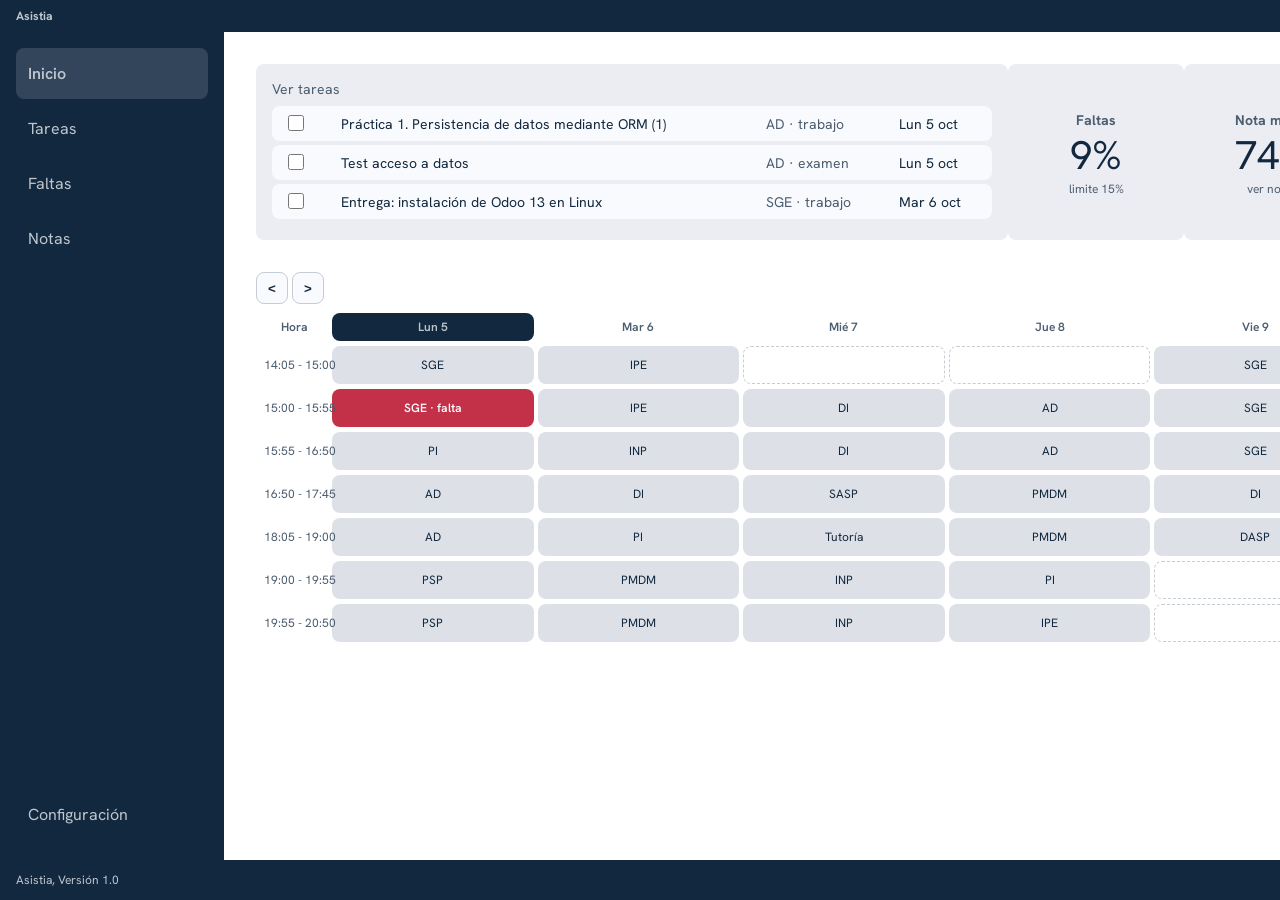
<file: index.html>
<!doctype html>
<html lang="es">
    <head>
        <meta charset="UTF-8" />
        <meta name="viewport" content="width=device-width, initial-scale=1.0" />
        <title>Asistia</title>
        <link rel="preconnect" href="https://fonts.googleapis.com" />
        <link rel="preconnect" href="https://fonts.gstatic.com" crossorigin />
        <link
            href="https://fonts.googleapis.com/css2?family=Hanken+Grotesk:ital,wght@0,100..900;1,100..900&display=swap"
            rel="stylesheet"
        />
        <link rel="stylesheet" href="css/styles.css" />
    </head>

    <body>
        <!-- Cabecera -->
        <header class="cabecera">
            <h1>Asistia</h1>
            <p>Agenda, faltas y notas de tu curso en un solo sitio.</p>
        </header>

        <!-- Menú -->
        <aside class="menu">
            <nav>
                <h2>Menú</h2>
                <ul>
                    <li><a href="#dashboard" aria-current="page">Inicio</a></li>
                    <li><a href="#tareas">Tareas</a></li>
                    <li><a href="#faltas">Faltas</a></li>
                    <li><a href="#notas">Notas</a></li>
                    <li><a href="#configuracion">Configuración</a></li>
                </ul>
            </nav>
        </aside>

        <!-- Contenido principal -->
        <main class="contenido">
            <!-- Panel principal -->
            <section id="dashboard">
                <h2>Panel principal</h2>
                <p>Consulta tu horario semanal, tus próximas entregas y cómo va tu curso de un vistazo.</p>

                <!-- Resumen -->
                <section id="resumen">
                    <div>
                        <h3>Resumen</h3>
                        <article class="proxTareas">
                            <div>
                                <h3>Próximas Tareas</h3>
                                <a href="#tareas">Ver tareas</a>
                            </div>
                            <table>
                                <thead>
                                    <tr>
                                        <th>Estado</th>
                                        <th>Tarea</th>
                                        <th>Módulo</th>
                                        <th>Fecha</th>
                                    </tr>
                                </thead>
                                <tbody>
                                    <tr>
                                        <td>
                                            <input type="checkbox" id="tarea-1" />
                                        </td>
                                        <td>
                                            <label for="tarea-1">
                                                Práctica 1. Persistencia de datos mediante ORM (1)
                                            </label>
                                        </td>
                                        <td>AD · trabajo</td>
                                        <td><time datetime="2026-10-05">Lun 5 oct</time></td>
                                    </tr>
                                    <tr>
                                        <td>
                                            <input type="checkbox" id="tarea-2" />
                                        </td>
                                        <td>
                                            <label for="tarea-2">Test acceso a datos</label>
                                        </td>
                                        <td>AD · examen</td>
                                        <td><time datetime="2026-10-05">Lun 5 oct</time></td>
                                    </tr>
                                    <tr>
                                        <td>
                                            <input type="checkbox" id="tarea-3" />
                                        </td>
                                        <td><label for="tarea-3">Entrega: instalación de Odoo 13 en Linux</label></td>
                                        <td>SGE · trabajo</td>
                                        <td><time datetime="2026-10-06">Mar 6 oct</time></td>
                                    </tr>
                                </tbody>
                            </table>
                        </article>
                        <article class="tarFaltas">
                            <h4>Faltas</h4>
                            <p class="digito">9%</p>
                            <p class="limite">limite 15%</p>
                        </article>
                        <article class="resumNotas">
                            <h4>Nota media</h4>
                            <p class="digito">74%</p>
                            <a href="#notas">ver notas</a>
                        </article>
                    </div>
                    <article class="horario">
                        <h4>Horario</h4>
                        <table>
                            <caption>
                                <div class="horario-cabecera">
                                    <div class="horario-navegacion">
                                        <button type="button" aria-label="Semana anterior">&lt;</button>
                                        <button type="button" aria-label="Semana siguiente">&gt;</button>
                                    </div>
                                    <h3>Semana del 5 al 9 de octubre</h3>
                                    <button class="horario-hoy" type="button">Hoy</button>
                                </div>
                            </caption>
                            <thead>
                                <tr>
                                    <th>Hora</th>
                                    <th>Lun 5</th>
                                    <th>Mar 6</th>
                                    <th>Mié 7</th>
                                    <th>Jue 8</th>
                                    <th>Vie 9</th>
                                </tr>
                            </thead>
                            <tbody>
                                <tr>
                                    <th>14:05 - 15:00</th>
                                    <td>SGE</td>
                                    <td>IPE</td>
                                    <td></td>
                                    <td></td>
                                    <td>SGE</td>
                                </tr>
                                <tr>
                                    <th>15:00 - 15:55</th>
                                    <td class="falta">SGE · falta</td>
                                    <td>IPE</td>
                                    <td>DI</td>
                                    <td>AD</td>
                                    <td>SGE</td>
                                </tr>
                                <tr>
                                    <th>15:55 - 16:50</th>
                                    <td>PI</td>
                                    <td>INP</td>
                                    <td>DI</td>
                                    <td>AD</td>
                                    <td>SGE</td>
                                </tr>
                                <tr>
                                    <th>16:50 - 17:45</th>
                                    <td>AD</td>
                                    <td>DI</td>
                                    <td>SASP</td>
                                    <td>PMDM</td>
                                    <td>DI</td>
                                </tr>
                                <tr>
                                    <th>18:05 - 19:00</th>
                                    <td>AD</td>
                                    <td>PI</td>
                                    <td>Tutoría</td>
                                    <td>PMDM</td>
                                    <td>DASP</td>
                                </tr>
                                <tr>
                                    <th>19:00 - 19:55</th>
                                    <td>PSP</td>
                                    <td>PMDM</td>
                                    <td>INP</td>
                                    <td>PI</td>
                                    <td></td>
                                </tr>
                                <tr>
                                    <th>19:55 - 20:50</th>
                                    <td>PSP</td>
                                    <td>PMDM</td>
                                    <td>INP</td>
                                    <td>IPE</td>
                                    <td></td>
                                </tr>
                            </tbody>
                        </table>
                    </article>
                </section>
            </section>

            <!-- Próximas tareas -->
            <section></section>
        </main>

        <footer class="pie">
            <p>Asistia, Versión 1.0</p>
        </footer>
    </body>
</html>
</file>
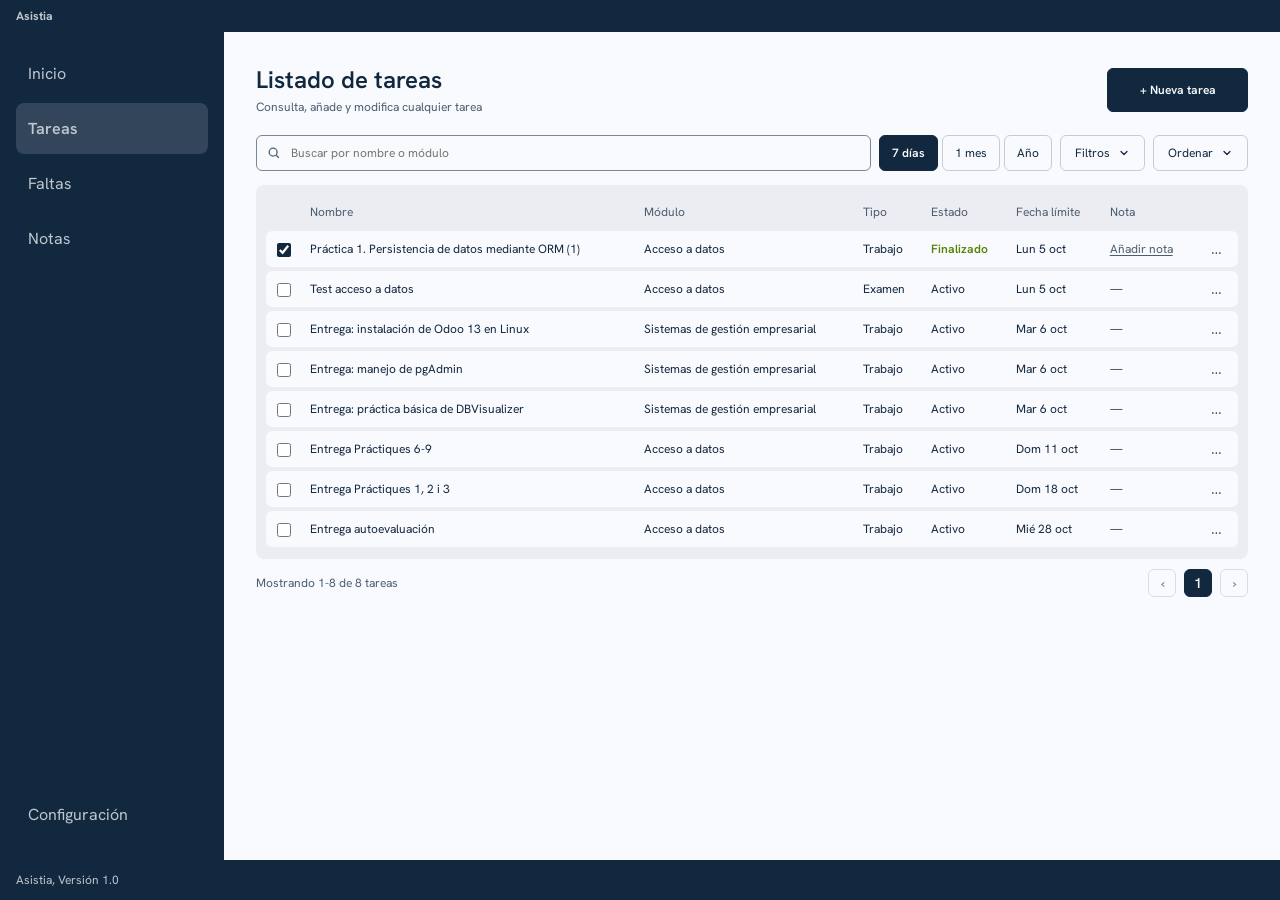
<file: pages/tareas.html>
<!doctype html>
<html lang="es">
    <head>
        <meta charset="UTF-8" />
        <meta name="viewport" content="width=device-width, initial-scale=1.0" />
        <meta name="description" content="Consulta y organiza tus tareas y exámenes en Asistia." />
        <title>Listado de tareas | Asistia</title>
        <link rel="preconnect" href="https://fonts.googleapis.com" />
        <link rel="preconnect" href="https://fonts.gstatic.com" crossorigin />
        <link
            href="https://fonts.googleapis.com/css2?family=Hanken+Grotesk:ital,wght@0,100..900;1,100..900&display=swap"
            rel="stylesheet"
        />
        <link rel="stylesheet" href="../css/styles.css" />
        <link rel="stylesheet" href="../css/pages/tareas.css" />
    </head>

    <body class="vista-tareas">
        <!-- Cabecera común de la aplicación -->
        <header class="cabecera">
            <h1>Asistia</h1>
            <p>Agenda, faltas y notas de tu curso en un solo sitio.</p>
        </header>

        <!-- Navegación compartida; aria-current señala la página abierta -->
        <aside class="menu">
            <nav aria-label="Navegación principal">
                <h2>Menú</h2>
                <ul>
                    <li><a href="../index.html">Inicio</a></li>
                    <li><a href="tareas.html" aria-current="page">Tareas</a></li>
                    <li><a href="#faltas">Faltas</a></li>
                    <li><a href="#notas">Notas</a></li>
                    <li><a href="#configuracion">Configuración</a></li>
                </ul>
            </nav>
        </aside>

        <!-- Controles y tabla del listado; sus acciones se conectarán más adelante -->
        <main class="contenido contenido--tareas">
            <section class="listado-tareas" aria-labelledby="titulo-tareas">
                <header class="tareas-cabecera">
                    <div>
                        <h2 id="titulo-tareas">Listado de tareas</h2>
                        <p>Consulta, añade y modifica cualquier tarea</p>
                    </div>
                    <div class="tareas-acciones">
                        <button
                            class="boton boton--secundario boton--restablecer"
                            type="button"
                            data-clear-controls
                            data-label-filters="Borrar filtros"
                            data-label-sort="Restablecer orden"
                            data-label-both="Borrar filtros y orden"
                            aria-label="Borrar filtros y orden"
                            hidden
                        >
                            Borrar filtros y orden
                        </button>
                        <button class="boton boton--principal" type="button">+ Nueva tarea</button>
                    </div>
                </header>

                <form class="tareas-herramientas" role="search">
                    <label class="busqueda-tareas">
                        <span class="texto-oculto">Buscar por nombre o módulo</span>
                        <svg aria-hidden="true" viewBox="0 0 16 16" focusable="false">
                            <circle cx="7" cy="7" r="4.5"></circle>
                            <path d="m10.5 10.5 3 3"></path>
                        </svg>
                        <input type="search" placeholder="Buscar por nombre o módulo" />
                    </label>

                    <div class="periodos-tareas" role="group" aria-label="Periodo">
                        <button class="boton-periodo activo" type="button" aria-pressed="true">7 días</button>
                        <button class="boton-periodo" type="button" aria-pressed="false">1 mes</button>
                        <button class="boton-periodo" type="button" aria-pressed="false">Año</button>
                    </div>

                    <details class="desplegable-tareas">
                        <summary class="boton boton--secundario">
                            <span>Filtros</span>
                            <svg aria-hidden="true" viewBox="0 0 12 12" focusable="false">
                                <path d="m3 4.5 3 3 3-3"></path>
                            </svg>
                        </summary>
                        <div class="panel-desplegable panel-filtros">
                            <fieldset>
                                <legend>Tipo de tarea</legend>
                                <label><input type="checkbox" name="tipo" value="trabajo" /> Trabajo</label>
                                <label><input type="checkbox" name="tipo" value="examen" /> Examen</label>
                            </fieldset>
                            <fieldset>
                                <legend>Estado</legend>
                                <label><input type="checkbox" name="estado" value="activo" /> Activo</label>
                                <label><input type="checkbox" name="estado" value="finalizado" /> Finalizado</label>
                            </fieldset>
                        </div>
                    </details>
                    <details class="desplegable-tareas">
                        <summary class="boton boton--secundario">
                            <span>Ordenar</span>
                            <svg aria-hidden="true" viewBox="0 0 12 12" focusable="false">
                                <path d="m3 4.5 3 3 3-3"></path>
                            </svg>
                        </summary>
                        <div class="panel-desplegable panel-ordenar">
                            <fieldset>
                                <legend>Ordenar por</legend>
                                <label><input type="radio" name="orden" value="fecha" checked /> Fecha límite</label>
                                <label><input type="radio" name="orden" value="nombre" /> Nombre</label>
                                <label><input type="radio" name="orden" value="modulo" /> Módulo</label>
                            </fieldset>
                            <fieldset>
                                <legend>Dirección</legend>
                                <label><input type="radio" name="direccion" value="ascendente" checked /> Ascendente</label>
                                <label><input type="radio" name="direccion" value="descendente" /> Descendente</label>
                            </fieldset>
                        </div>
                    </details>
                </form>

                <!-- La tabla mantiene juntas las tareas, su estado y sus fechas -->
                <div class="tabla-tareas-contenedor">
                    <table class="tabla-tareas">
                        <thead>
                            <tr>
                                <th class="columna-seleccion"><span class="texto-oculto">Completada</span></th>
                                <th scope="col">Nombre</th>
                                <th scope="col">Módulo</th>
                                <th scope="col">Tipo</th>
                                <th scope="col">Estado</th>
                                <th scope="col">Fecha límite</th>
                                <th scope="col">Nota</th>
                                <th class="columna-acciones"><span class="texto-oculto">Acciones</span></th>
                            </tr>
                        </thead>
                        <tbody>
                            <tr>
                                <td class="celda-seleccion">
                                    <input
                                        type="checkbox"
                                        checked
                                        aria-label="Marcar práctica 1 como pendiente"
                                    />
                                </td>
                                <td>Práctica 1. Persistencia de datos mediante ORM (1)</td>
                                <td>Acceso a datos</td>
                                <td>Trabajo</td>
                                <td><span class="estado estado--finalizado">Finalizado</span></td>
                                <td><time datetime="2026-10-05">Lun 5 oct</time></td>
                                <td><button class="accion-nota" type="button">Añadir nota</button></td>
                                <td class="celda-acciones">
                                    <details class="menu-acciones">
                                        <summary class="boton-acciones" aria-label="Acciones para Práctica 1">…</summary>
                                        <div class="opciones-acciones">
                                            <button type="button">Editar</button>
                                            <button class="accion-borrar" type="button">Borrar</button>
                                        </div>
                                    </details>
                                </td>
                            </tr>
                            <tr>
                                <td class="celda-seleccion">
                                    <input
                                        type="checkbox"
                                        aria-label="Marcar como completada: Test acceso a datos"
                                    />
                                </td>
                                <td>Test acceso a datos</td>
                                <td>Acceso a datos</td>
                                <td>Examen</td>
                                <td><span class="estado">Activo</span></td>
                                <td><time datetime="2026-10-05">Lun 5 oct</time></td>
                                <td>—</td>
                                <td class="celda-acciones">
                                    <details class="menu-acciones">
                                        <summary class="boton-acciones" aria-label="Acciones para Test acceso a datos">
                                            …
                                        </summary>
                                        <div class="opciones-acciones">
                                            <button type="button">Editar</button>
                                            <button class="accion-borrar" type="button">Borrar</button>
                                        </div>
                                    </details>
                                </td>
                            </tr>
                            <tr>
                                <td class="celda-seleccion">
                                    <input
                                        type="checkbox"
                                        aria-label="Marcar como completada: Entrega instalación de Odoo 13 en Linux"
                                    />
                                </td>
                                <td>Entrega: instalación de Odoo 13 en Linux</td>
                                <td>Sistemas de gestión empresarial</td>
                                <td>Trabajo</td>
                                <td><span class="estado">Activo</span></td>
                                <td><time datetime="2026-10-06">Mar 6 oct</time></td>
                                <td>—</td>
                                <td class="celda-acciones">
                                    <details class="menu-acciones">
                                        <summary class="boton-acciones" aria-label="Acciones para instalación de Odoo">
                                            …
                                        </summary>
                                        <div class="opciones-acciones">
                                            <button type="button">Editar</button>
                                            <button class="accion-borrar" type="button">Borrar</button>
                                        </div>
                                    </details>
                                </td>
                            </tr>
                            <tr>
                                <td class="celda-seleccion">
                                    <input
                                        type="checkbox"
                                        aria-label="Marcar como completada: Entrega manejo de pgAdmin"
                                    />
                                </td>
                                <td>Entrega: manejo de pgAdmin</td>
                                <td>Sistemas de gestión empresarial</td>
                                <td>Trabajo</td>
                                <td><span class="estado">Activo</span></td>
                                <td><time datetime="2026-10-06">Mar 6 oct</time></td>
                                <td>—</td>
                                <td class="celda-acciones">
                                    <details class="menu-acciones">
                                        <summary class="boton-acciones" aria-label="Acciones para manejo de pgAdmin">
                                            …
                                        </summary>
                                        <div class="opciones-acciones">
                                            <button type="button">Editar</button>
                                            <button class="accion-borrar" type="button">Borrar</button>
                                        </div>
                                    </details>
                                </td>
                            </tr>
                            <tr>
                                <td class="celda-seleccion">
                                    <input
                                        type="checkbox"
                                        aria-label="Marcar como completada: Entrega práctica básica de DBVisualizer"
                                    />
                                </td>
                                <td>Entrega: práctica básica de DBVisualizer</td>
                                <td>Sistemas de gestión empresarial</td>
                                <td>Trabajo</td>
                                <td><span class="estado">Activo</span></td>
                                <td><time datetime="2026-10-06">Mar 6 oct</time></td>
                                <td>—</td>
                                <td class="celda-acciones">
                                    <details class="menu-acciones">
                                        <summary
                                            class="boton-acciones"
                                            aria-label="Acciones para práctica de DBVisualizer"
                                        >
                                            …
                                        </summary>
                                        <div class="opciones-acciones">
                                            <button type="button">Editar</button>
                                            <button class="accion-borrar" type="button">Borrar</button>
                                        </div>
                                    </details>
                                </td>
                            </tr>
                            <tr>
                                <td class="celda-seleccion">
                                    <input
                                        type="checkbox"
                                        aria-label="Marcar entrega Práctiques 6-9 como completada"
                                    />
                                </td>
                                <td>Entrega Práctiques 6-9</td>
                                <td>Acceso a datos</td>
                                <td>Trabajo</td>
                                <td><span class="estado">Activo</span></td>
                                <td><time datetime="2026-10-11">Dom 11 oct</time></td>
                                <td>—</td>
                                <td class="celda-acciones">
                                    <details class="menu-acciones">
                                        <summary class="boton-acciones" aria-label="Acciones para Práctiques 6-9">…</summary>
                                        <div class="opciones-acciones">
                                            <button type="button">Editar</button>
                                            <button class="accion-borrar" type="button">Borrar</button>
                                        </div>
                                    </details>
                                </td>
                            </tr>
                            <tr>
                                <td class="celda-seleccion">
                                    <input
                                        type="checkbox"
                                        aria-label="Marcar entrega Práctiques 1, 2 i 3 como completada"
                                    />
                                </td>
                                <td>Entrega Práctiques 1, 2 i 3</td>
                                <td>Acceso a datos</td>
                                <td>Trabajo</td>
                                <td><span class="estado">Activo</span></td>
                                <td><time datetime="2026-10-18">Dom 18 oct</time></td>
                                <td>—</td>
                                <td class="celda-acciones">
                                    <details class="menu-acciones">
                                        <summary
                                            class="boton-acciones"
                                            aria-label="Acciones para Práctiques 1, 2 i 3"
                                        >
                                            …
                                        </summary>
                                        <div class="opciones-acciones">
                                            <button type="button">Editar</button>
                                            <button class="accion-borrar" type="button">Borrar</button>
                                        </div>
                                    </details>
                                </td>
                            </tr>
                            <tr>
                                <td class="celda-seleccion">
                                    <input
                                        type="checkbox"
                                        aria-label="Marcar entrega autoevaluación como completada"
                                    />
                                </td>
                                <td>Entrega autoevaluación</td>
                                <td>Acceso a datos</td>
                                <td>Trabajo</td>
                                <td><span class="estado">Activo</span></td>
                                <td><time datetime="2026-10-28">Mié 28 oct</time></td>
                                <td>—</td>
                                <td class="celda-acciones">
                                    <details class="menu-acciones">
                                        <summary class="boton-acciones" aria-label="Acciones para autoevaluación">…</summary>
                                        <div class="opciones-acciones">
                                            <button type="button">Editar</button>
                                            <button class="accion-borrar" type="button">Borrar</button>
                                        </div>
                                    </details>
                                </td>
                            </tr>
                        </tbody>
                    </table>
                </div>

                <footer class="tareas-pie">
                    <p>Mostrando 1-8 de 8 tareas</p>
                    <nav class="paginacion" aria-label="Paginación del listado">
                        <button class="boton-pagina" type="button" aria-label="Página anterior" disabled>‹</button>
                        <span aria-current="page">1</span>
                        <button class="boton-pagina" type="button" aria-label="Página siguiente" disabled>›</button>
                    </nav>
                </footer>
            </section>
        </main>

        <footer class="pie">
            <p>Asistia, Versión 1.0</p>
        </footer>
    </body>
</html>
</file>
<file: css/styles.css>
:root {
    /*barra lateral, botones, texto y elementos seleccionados*/
    --principal: #12283f;
    /*Fondo general, campos y filas*/
    --general: #f9fafe;
    /*Faltas, errores y avisos*/
    --faltas: #c33148;
    /* tareas finalizadas y confirmaciones*/
    --exito: #568203;
    --texto-secundario: #4c5d6f;
    --bordes-campos: #7a8795;
    --separadores: #c6ccd4;
    --celdas-horario: #dde1e7;
    --tarjetas: #ebedf3;
    --menu-activo: #32455a;
    --texto-sobre-azul: #bfc6ce;
    --fondo-exito: #e2e9db;
    --menu-hover: #32455a;

    --fuente: "Hanken Grotesk", sans-serif;

    --peso-regular: 400;
    --peso-semibold: 600;

    --tam-titulo-pagina: 24px;
    --tam-titulo-bloque: 18px;
    --tam-cifra: 40px;
    --tam-16: 16px;
    --tam-14: 14px;
    --tam-12: 12px;
}

nav h2,
#dashboard > h2,
#dashboard > p,
#resumen div > h3,
.proxTareas thead,
header p {
    display: none;
}

* {
    box-sizing: border-box;
}

body {
    font-family: "Hanken Grotesk", sans-serif;
    min-height: 100vh;
    margin: 0;
    grid-template-rows: auto 1fr auto;
    display: grid;
    grid-template-columns: 224px 1fr;
    grid-template-areas:
        "cabecera cabecera"
        "menu contenido"
        "pie pie";
}

h3 {
    font-size: var(--tam-titulo-bloque);
    font-weight: var(--peso-semibold);
    color: var(--principal);
}

.cabecera {
    grid-area: cabecera;
    background-color: var(--principal);
}

.cabecera h1 {
    font-size: var(--tam-12);
    color: var(--texto-sobre-azul);
    margin-left: 16px;
}

.menu {
    grid-area: menu;
    width: 224px;
    padding: 16px;
    background-color: var(--principal);
    box-sizing: border-box;
}

.menu nav,
.menu ul {
    height: 100%;
}

.menu ul {
    display: flex;
    flex-direction: column;
    margin: 0;
    padding: 0;
    list-style: none;
}

.menu li:last-child {
    margin-top: auto;
}

.menu a {
    margin-bottom: 4px;
    display: block;
    padding: 15px 12px;
    border-radius: 8px;
    color: var(--texto-sobre-azul);
    font-size: var(--tam-16);
    font-weight: var(--peso-regular);
    text-decoration: none;
    box-sizing: border-box;
}

.menu a:hover {
    background-color: var(--menu-hover);
}

.menu a[aria-current="page"] {
    background-color: var(--menu-activo);
    font-weight: var(--peso-semibold);
}

.menu a:focus-visible {
    outline: 2px solid var(--texto-sobre-azul);
    outline-offset: 2px;
}

.contenido {
    grid-area: contenido;
    margin-left: 32px;
    margin-top: 32px;
    padding-right: 32px;
}

#resumen > div {
    display: flex;
    justify-content: space-between;
    width: 100%;
    margin-bottom: 32px;
}

.proxTareas {
    width: 752px;
    height: 176px;
    background-color: var(--tarjetas);
    border-radius: 8px;
    padding: 16px;
    box-sizing: border-box;
    overflow: hidden;
}

.proxTareas div {
    display: flex;
    justify-content: space-between;
    align-items: center;
    margin-bottom: 4px;
}

.proxTareas div h3 {
    margin: 0;
    font-size: var(--tam-16, 16px);
}

.proxTareas div a {
    text-decoration: none;
    font-size: var(--tam-14);
    color: var(--texto-secundario);
}

.proxTareas table {
    border-collapse: separate;
    border-spacing: 0 4px;
    width: 100%;
}

.proxTareas td {
    background-color: var(--general);
    padding: 6px 12px;
    font-size: var(--tam-14);
    font-weight: var(--peso-regular);
    color: var(--principal);
}

.proxTareas td:first-child {
    border-radius: 8px 0 0 8px;
}

.proxTareas td:last-child {
    border-radius: 0 8px 8px 0;
}

.proxTareas td:nth-child(3) {
    color: var(--texto-secundario);
}

.proxTareas input[type="checkbox"] {
    accent-color: var(--principal);
    width: 16px;
    height: 16px;
    cursor: pointer;
}

.tarFaltas,
.resumNotas {
    width: 176px;
    height: 176px;
    margin: 0;
    background-color: var(--tarjetas);
    border-radius: 8px;
    display: flex;
    flex-direction: column;
    align-items: center;
    justify-content: space-between;
    padding: 47px 0;
    box-sizing: border-box;
}

.tarFaltas h4,
.resumNotas h4 {
    margin: 0;
    color: var(--texto-secundario);
    font-size: var(--tam-14);
}

.tarFaltas .digito,
.resumNotas .digito {
    margin: 0;
    font-size: var(--tam-cifra);
    color: var(--principal);
}

.tarFaltas .limite,
.resumNotas a {
    text-decoration: none;
    margin: 0;
    color: var(--texto-secundario);
    font-size: var(--tam-12, 12px);
}

.horario {
    width: 100%;
    background-color: transparent;
    padding: 0;
    box-sizing: border-box;
    margin-bottom: 32px;
}

.horario > h4 {
    position: absolute;
    width: 1px;
    height: 1px;
    overflow: hidden;
    clip-path: inset(50%);
    white-space: nowrap;
}

.horario button {
    background-color: var(--general);
    border: 1px solid var(--separadores);
    border-radius: 8px;
    width: 32px;
    height: 32px;
    cursor: pointer;
    font-weight: var(--peso-semibold);
    color: var(--principal);
    transition: background-color 150ms ease;
}

.horario button:hover {
    background-color: var(--celdas-horario);
}

.horario table {
    width: 100%;
    table-layout: fixed;
    border-collapse: separate;
    border-spacing: 4px 5px;
}

.horario caption {
    text-align: left;
    padding-bottom: 4px;
}

.horario-cabecera {
    display: flex;
    align-items: center;
    gap: 8px;
}

.horario-navegacion {
    display: flex;
    gap: 4px;
}

.horario caption h3 {
    font-size: var(--tam-14);
    font-weight: var(--peso-semibold);
    color: var(--principal);
    margin: 0;
}

.horario .horario-hoy {
    width: auto;
    min-width: 40px;
    height: 24px;
    padding: 0 10px;
    margin-left: auto;
    font-size: var(--tam-12);
}

.horario th,
.horario td {
    padding: 6px;
    font-size: var(--tam-12);
    text-align: center;
    vertical-align: middle;
}

.horario thead th {
    background-color: transparent;
    color: var(--texto-secundario);
    font-weight: var(--peso-semibold);
    height: 28px;
}

.horario thead th:first-child {
    width: 68px;
}

.horario thead th:nth-child(2) {
    background-color: var(--principal);
    color: var(--texto-sobre-azul);
    border-radius: 8px;
}

.horario tbody th {
    background-color: transparent;
    color: var(--texto-secundario);
    font-weight: var(--peso-regular);
    text-align: left;
    padding-left: 4px;
    width: 68px;
    white-space: nowrap;
}

.horario tbody td {
    background-color: var(--celdas-horario);
    color: var(--principal);
    font-weight: var(--peso-regular);
    border-radius: 8px;
    height: 38px;
    cursor: pointer;
    transition: background-color 150ms ease, transform 150ms ease;
}

.horario tbody td:empty {
    background-color: transparent;
    border: 1px dashed var(--separadores);
}

.horario tbody td:hover {
    background-color: var(--celdas-horario);
    transform: scale(1.04);
    position: relative;
    z-index: 1;
}

.horario tbody td:active {
    background-color: var(--faltas);
    color: var(--general);
}

.horario tbody td.falta {
    background-color: var(--faltas);
    color: var(--general);
    font-weight: var(--peso-semibold);
}

.pie {
    grid-area: pie;
    background-color: var(--principal);
}

.pie p {
    font-size: var(--tam-12);
    color: var(--texto-sobre-azul);
    margin-left: 16px;
}
</file>
<file: css/pages/tareas.css>
/* Estilos exclusivos del listado de tareas; el sistema visual se reutiliza desde styles.css. */
.contenido--tareas {
    min-width: 0;
    min-height: 0;
    margin: 0;
    padding: 32px;
    background-color: var(--general);
}

.listado-tareas {
    min-height: 100%;
    width: 100%;
    margin: 0;
}

.tareas-cabecera,
.tareas-acciones,
.tareas-herramientas,
.tareas-pie,
.periodos-tareas,
.paginacion {
    display: flex;
    align-items: center;
}

.tareas-cabecera {
    justify-content: space-between;
    gap: 20px;
    margin-bottom: 20px;
}

.tareas-acciones {
    gap: 8px;
}

.boton--restablecer[hidden] {
    display: none;
}

.tareas-cabecera h2 {
    margin: 0 0 4px;
    color: var(--principal);
    font-size: var(--tam-titulo-pagina);
    font-weight: var(--peso-semibold);
}

.tareas-cabecera p {
    display: block;
    margin: 0;
    color: var(--texto-secundario);
    font-size: var(--tam-12);
}

.boton {
    min-height: 36px;
    padding: 0 14px;
    border: 1px solid var(--separadores);
    border-radius: 6px;
    color: var(--principal);
    font: inherit;
    font-size: var(--tam-12);
    white-space: nowrap;
    cursor: pointer;
}

.boton--principal {
    border-color: var(--principal);
    background-color: var(--principal);
    color: var(--general);
    font-weight: var(--peso-semibold);
    padding: 13px 31.5px 13px 31.5px;
}

.boton--principal:hover {
    background-color: var(--menu-activo);
}

.boton--secundario {
    display: flex;
    align-items: center;
    justify-content: center;
    gap: 8px;
    list-style: none;
    background-color: var(--general);
}

.desplegable-tareas {
    position: relative;
    flex: 0 0 auto;
}

.boton--secundario::-webkit-details-marker {
    display: none;
}

.boton--secundario::marker {
    content: "";
}

.boton--secundario svg {
    width: 12px;
    height: 12px;
    fill: none;
    stroke: currentColor;
    stroke-linecap: round;
    stroke-linejoin: round;
    stroke-width: 1.25;
    transition: transform 150ms ease;
}

.desplegable-tareas[open] .boton--secundario svg {
    transform: rotate(180deg);
}

.panel-desplegable {
    position: absolute;
    z-index: 5;
    top: calc(100% + 6px);
    right: 0;
    display: grid;
    min-width: 180px;
    gap: 12px;
    padding: 14px;
    border: 1px solid var(--separadores);
    border-radius: 8px;
    background-color: var(--general);
    box-shadow: 0 6px 18px rgb(18 40 63 / 14%);
}

.panel-desplegable fieldset {
    display: grid;
    gap: 8px;
    margin: 0;
    padding: 0;
    border: 0;
}

.panel-desplegable legend {
    margin-bottom: 8px;
    color: var(--texto-secundario);
    font-size: var(--tam-12);
    font-weight: var(--peso-semibold);
}

.panel-desplegable label {
    display: flex;
    align-items: center;
    gap: 8px;
    color: var(--principal);
    font-size: var(--tam-12);
    white-space: nowrap;
    cursor: pointer;
}

.panel-desplegable input {
    margin: 0;
    accent-color: var(--principal);
}

.boton--secundario:hover,
.boton-pagina:not(:disabled):hover {
    background-color: var(--tarjetas);
}

.boton--secundario:focus-visible {
    outline: 2px solid var(--principal);
    outline-offset: 2px;
}

.tareas-herramientas {
    gap: 8px;
    margin-bottom: 14px;
}

.busqueda-tareas {
    display: flex;
    flex: 1 1 260px;
    align-items: center;
    gap: 8px;
    min-width: 180px;
    height: 36px;
    padding: 0 10px;
    border: 1px solid var(--bordes-campos);
    border-radius: 6px;
    background-color: var(--general);
    color: var(--texto-secundario);
}

.busqueda-tareas svg {
    width: 14px;
    height: 14px;
    flex: 0 0 auto;
    fill: none;
    stroke: currentColor;
    stroke-width: 1.5;
}

.busqueda-tareas input {
    width: 100%;
    min-width: 0;
    border: 0;
    outline: 0;
    background: transparent;
    color: var(--principal);
    font: inherit;
    font-size: var(--tam-12);
}

.busqueda-tareas:focus-within {
    outline: 2px solid var(--principal);
    outline-offset: 1px;
}

.periodos-tareas {
    gap: 4px;
}

.boton-periodo {
    min-height: 36px;
    padding: 0 12px;
    border: 1px solid var(--separadores);
    border-radius: 6px;
    background-color: var(--general);
    color: var(--principal);
    font: inherit;
    font-size: var(--tam-12);
    white-space: nowrap;
    cursor: pointer;
}

.boton-periodo:hover {
    background-color: var(--tarjetas);
}

.boton-periodo.activo {
    border-color: var(--principal);
    background-color: var(--principal);
    color: var(--general);
    font-weight: var(--peso-semibold);
}

.tabla-tareas-contenedor {
    overflow-x: auto;
    padding: 8px 10px;
    border-radius: 8px;
    background-color: var(--tarjetas);
}

.tabla-tareas {
    width: 100%;
    min-width: 820px;
    border-collapse: separate;
    border-spacing: 0 4px;
    color: var(--principal);
    font-size: var(--tam-12);
    text-align: left;
}

.tabla-tareas th {
    padding: 7px 8px;
    color: var(--texto-secundario);
    font-size: var(--tam-12);
    font-weight: var(--peso-regular);
    white-space: nowrap;
}

.tabla-tareas td {
    height: 32px;
    padding: 5px 8px;
    background-color: var(--general);
    vertical-align: middle;
}

.tabla-tareas tbody tr td:first-child {
    border-radius: 6px 0 0 6px;
}

.tabla-tareas tbody tr td:last-child {
    border-radius: 0 6px 6px 0;
}

.tabla-tareas .columna-seleccion,
.tabla-tareas .celda-seleccion {
    width: 36px;
    text-align: center;
}

.tabla-tareas .columna-acciones {
    width: 36px;
}

.tabla-tareas input[type="checkbox"] {
    width: 14px;
    height: 14px;
    margin: 0;
    accent-color: var(--principal);
    vertical-align: middle;
    cursor: pointer;
}

.accion-nota {
    padding: 0;
    border: 0;
    background: transparent;
    color: var(--texto-secundario);
    font: inherit;
    text-decoration: underline;
    text-underline-offset: 2px;
    cursor: pointer;
}

.estado {
    color: var(--principal);
}

.estado--finalizado {
    color: var(--exito);
    font-weight: var(--peso-semibold);
}

.celda-acciones {
    position: relative;
    text-align: center;
}

.menu-acciones {
    position: relative;
    display: inline-block;
}

.boton-acciones {
    display: flex;
    align-items: center;
    justify-content: center;
    width: 28px;
    height: 26px;
    border: 0;
    border-radius: 4px;
    background: transparent;
    color: var(--texto-secundario);
    font: inherit;
    font-size: var(--tam-16);
    line-height: 1;
    list-style: none;
    cursor: pointer;
}

.boton-acciones::-webkit-details-marker {
    display: none;
}

.boton-acciones::marker {
    content: "";
}

.boton-acciones:hover,
.menu-acciones[open] .boton-acciones {
    background-color: var(--tarjetas);
}

.opciones-acciones {
    position: absolute;
    z-index: 5;
    top: calc(100% + 4px);
    right: 0;
    display: grid;
    min-width: 120px;
    padding: 4px;
    border: 1px solid var(--separadores);
    border-radius: 6px;
    background-color: var(--general);
    box-shadow: 0 6px 18px rgb(18 40 63 / 14%);
}

.opciones-acciones button {
    padding: 8px 10px;
    border: 0;
    border-radius: 4px;
    background: transparent;
    color: var(--principal);
    font: inherit;
    font-size: var(--tam-12);
    text-align: left;
    cursor: pointer;
}

.opciones-acciones button:hover,
.opciones-acciones button:focus-visible {
    background-color: var(--tarjetas);
}

.opciones-acciones .accion-borrar {
    color: var(--faltas);
}

.tareas-pie {
    justify-content: space-between;
    gap: 16px;
    margin-top: 10px;
}

.tareas-pie p {
    margin: 0;
    color: var(--texto-secundario);
    font-size: var(--tam-12);
}

.paginacion {
    gap: 8px;
}

.boton-pagina,
.paginacion span {
    display: inline-flex;
    width: 28px;
    height: 28px;
    align-items: center;
    justify-content: center;
    border: 1px solid var(--separadores);
    border-radius: 6px;
    background-color: var(--general);
    color: var(--principal);
    font: inherit;
    font-size: var(--tam-14);
}

.boton-pagina {
    cursor: pointer;
}

.boton-pagina:disabled {
    cursor: default;
    opacity: 0.6;
}

.paginacion span[aria-current="page"] {
    border-color: var(--principal);
    background-color: var(--principal);
    color: var(--general);
    font-weight: var(--peso-semibold);
}

.texto-oculto {
    position: absolute;
    width: 1px;
    height: 1px;
    overflow: hidden;
    clip-path: inset(50%);
    white-space: nowrap;
}

@media (min-width: 901px) and (min-height: 600px) {
    body.vista-tareas {
        height: 100vh;
        height: 100dvh;
        min-height: 0;
        grid-template-rows: auto minmax(0, 1fr) auto;
    }

    .contenido--tareas {
        overflow-y: auto;
    }
}

@media (max-width: 900px) {
    .contenido--tareas {
        padding: 24px 20px;
    }

    .tareas-herramientas {
        flex-wrap: wrap;
    }

    .busqueda-tareas {
        flex-basis: 100%;
    }
}

@media (max-width: 600px) {
    body.vista-tareas {
        grid-template-columns: minmax(0, 1fr);
        grid-template-rows: auto auto 1fr auto;
        grid-template-areas:
            "cabecera"
            "menu"
            "contenido"
            "pie";
    }

    .vista-tareas .menu {
        width: auto;
        padding: 8px 12px;
    }

    .vista-tareas .menu ul {
        flex-direction: row;
        flex-wrap: wrap;
        gap: 4px;
    }

    .vista-tareas .menu li:last-child {
        margin-top: 0;
    }

    .vista-tareas .menu a {
        margin: 0;
        padding: 10px;
        font-size: var(--tam-12);
    }

    .contenido--tareas {
        padding: 24px 14px;
    }

    .tareas-cabecera {
        align-items: flex-start;
    }

    .tareas-cabecera h2 {
        font-size: var(--tam-titulo-bloque);
    }

    .tareas-cabecera .boton {
        padding: 0 10px;
    }
}
</file>
